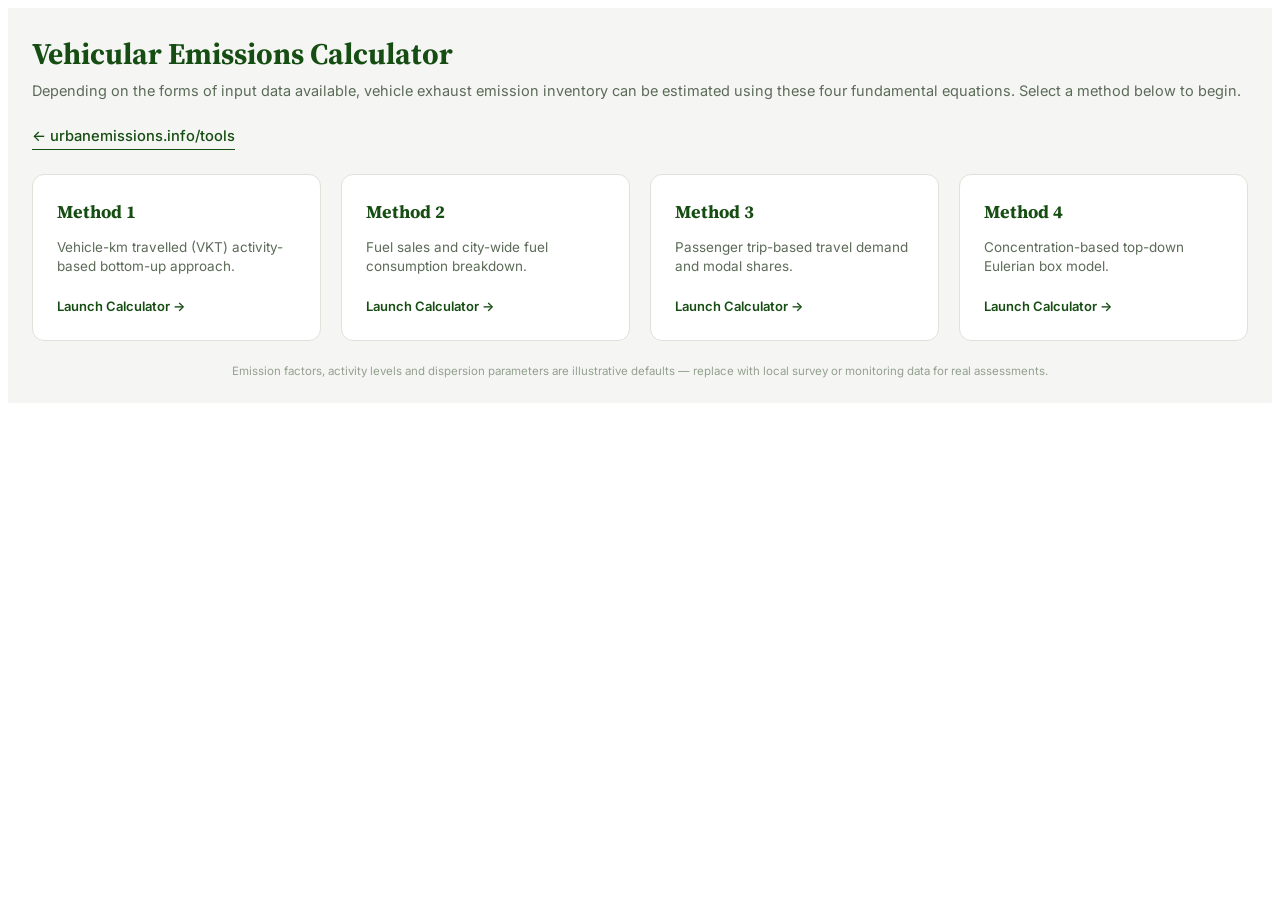
<file: index.html>
<!DOCTYPE html>
<html lang="en">
<head>
<meta charset="UTF-8">
<meta name="viewport" content="width=device-width, initial-scale=1.0">
<title>Transport Emissions Calculator</title>
<link rel="stylesheet" href="styles.css">
<link rel="icon" href="https://urbanemissions.info/wp-content/uploads/2016/04/cropped-Big_Grid_512-164D12-32x32.png" type="image/jpeg">
<link rel="preconnect" href="https://fonts.googleapis.com">
<link href="https://fonts.googleapis.com/css2?family=Inter:wght@400;500;600;700;800&family=Source+Serif+4:opsz,wght@8..60,400;8..60,600;8..60,700&display=swap" rel="stylesheet">
<style>
  .vapis-index-grid {
    display: grid;
    grid-template-columns: repeat(auto-fit, minmax(240px, 1fr));
    gap: 20px;
    margin-top: 24px;
  }
  .vapis-method-card {
    background: var(--card);
    border: 1px solid var(--border);
    border-radius: 12px;
    padding: 24px;
    text-decoration: none;
    color: var(--ink);
    display: flex;
    flex-direction: column;
    gap: 8px;
    transition: transform 0.15s ease, box-shadow 0.15s ease, border-color 0.15s ease;
  }
  .vapis-method-card:hover {
    transform: translateY(-2px);
    box-shadow: 0 6px 16px rgba(22,77,18,0.1);
    border-color: var(--green-light);
  }
  .vapis-method-card h3 {
    font-size: 18px;
    margin: 0;
  }
  .vapis-method-card span {
    font-size: 13.5px;
    color: var(--muted);
  }
  .vapis-method-card .vapis-link-text {
    margin-top: 12px;
    font-size: 13px;
    font-weight: 600;
    color: var(--green);
  }
</style>
</head>
<body>

<div id="vapis-root">
  <div class="vapis-header">
    <h1>Vehicular Emissions Calculator</h1>
    <p>Depending on the forms of input data available, vehicle exhaust emission inventory can be estimated using these four fundamental equations. Select a method below to begin.</p>
    <a class="home-link" href="https://urbanemissions.info/tools/air-quality-information-awareness-for-better-planning/" target="_blank" rel="noopener">← urbanemissions.info/tools</a>
  </div>

  <div class="vapis-index-grid">
    <a href="method1.html" class="vapis-method-card">
      <h3>Method 1</h3>
      <span>Vehicle-km travelled (VKT) activity-based bottom-up approach.</span>
      <div class="vapis-link-text">Launch Calculator &rarr;</div>
    </a>

    <a href="method2.html" class="vapis-method-card">
      <h3>Method 2</h3>
      <span>Fuel sales and city-wide fuel consumption breakdown.</span>
      <div class="vapis-link-text">Launch Calculator &rarr;</div>
    </a>

    <a href="method3.html" class="vapis-method-card">
      <h3>Method 3</h3>
      <span>Passenger trip-based travel demand and modal shares.</span>
      <div class="vapis-link-text">Launch Calculator &rarr;</div>
    </a>

    <a href="method4.html" class="vapis-method-card">
      <h3>Method 4</h3>
      <span>Concentration-based top-down Eulerian box model.</span>
      <div class="vapis-link-text">Launch Calculator &rarr;</div>
    </a>
  </div>

  <div class="vapis-footer">Emission factors, activity levels and dispersion parameters are illustrative defaults — replace with local survey or monitoring data for real assessments.</div>
</div>

</body>
</html>
</file>
<file: styles.css>
.home-link{
    display: inline-flex;
    align-items: center;
    gap: 0.4rem;
    margin-top: 1.6rem;
    font-size: 0.92rem;
    font-weight: 500;
    color: var(--green);
    text-decoration: none;
    border-bottom: 1px solid var(--green);
    padding-bottom: 2px;
    transition: opacity 0.15s ease;
  }

.home-link:hover{ opacity: 0.65; }
/* =========================================================
   BASE STYLES & VARIABLES
   ========================================================= */
#vapis-root {
  --green: #164D12;
  --green-light: #2c7a26;
  --green-pale: #e7efe4;
  --bg: #f5f6f4;
  --card: #ffffff;
  --ink: #1c231b;
  --muted: #5c6b58;
  --border: #dde3d9;
  --amber: #b5750f;
  --amber-pale: #fbf1e0;
  
  font-family: 'Inter', -apple-system, BlinkMacSystemFont, sans-serif;
  background: var(--bg);
  color: var(--ink);
  padding: clamp(10px, 2vw, 24px);
  /* Overridden to use maximum screen space for wide tabular layouts */
  max-width: 100% !important; 
  margin: 0 auto;
  line-height: 1.45;
}

#vapis-root h1, #vapis-root h2, #vapis-root h3 {
  font-family: 'Source Serif 4', Georgia, serif;
  color: var(--green);
  margin: 0 0 4px 0;
}

.vapis-header { margin-bottom: 20px; }
.vapis-header h1 { font-size: clamp(22px, 4vw, 30px); font-weight: 700; }
.vapis-header p { margin: 4px 0 0 0; color: var(--muted); font-size: 14.5px; }

/* =========================================================
   NAVIGATION & POLLUTANT SELECTOR
   ========================================================= */
.vapis-pollutant-selector-wrap {
  margin: -4px 0 20px 0;
  background: var(--card);
  padding: 10px 14px;
  border-radius: 10px;
  border: 1px solid var(--border);
  display: inline-flex;
  align-items: center;
  gap: 10px;
}
.vapis-pollutant-selector-wrap label {
  font-family: 'Inter', sans-serif;
  font-size: 13px;
  font-weight: 600;
  color: var(--muted);
}
.vapis-pollutant-selector-wrap select {
  font-family: 'Inter', sans-serif;
  font-size: 13px;
  font-weight: 700;
  color: var(--green);
  padding: 4px 8px;
  border: 1px solid var(--border);
  border-radius: 6px;
  background: #fbfcfa;
  cursor: pointer;
  outline: none;
}
.vapis-pollutant-selector-wrap select:focus {
  border-color: var(--green-light);
}

.vapis-tabs {
  display: flex;
  flex-wrap: wrap;
  gap: 6px;
  background: var(--green-pale);
  padding: 6px;
  border-radius: 12px;
  margin-bottom: 18px;
}
.vapis-tab {
  flex: 1 1 140px;
  text-align: center;
  padding: 10px 10px;
  border: none;
  background: transparent;
  color: var(--green);
  font-family: 'Inter', sans-serif;
  font-weight: 600;
  font-size: 13.5px;
  border-radius: 8px;
  cursor: pointer;
  transition: background .15s ease, color .15s ease, box-shadow .15s ease;
}
.vapis-tab .vapis-tab-sub { display:block; font-weight: 400; font-size: 11.5px; opacity: .75; margin-top: 1px;}
.vapis-tab:hover { background: #d9e6d5; }
.vapis-tab.active { background: var(--green); color: #fff; box-shadow: 0 2px 6px rgba(22,77,18,.25); }
.vapis-tab.active .vapis-tab-sub { opacity: .85; }

/* =========================================================
   PANELS & CONTAINERS
   ========================================================= */
.vapis-panel { display: none; flex-direction: column; animation: vapis-fade .2s ease; height: clamp(460px, 72vh, 740px); border: 1px solid var(--border); border-radius: 14px; overflow: hidden; background: var(--bg); }
.vapis-panel.active { display: flex; }
@keyframes vapis-fade { from { opacity: 0; transform: translateY(4px);} to { opacity: 1; transform: none;} }

.vapis-panel-frozen { flex: 0 0 auto; padding: 16px 16px 0 16px; background: var(--bg); }
.vapis-panel-frozen h2 { font-size: 17px; }
.vapis-scroll { flex: 1 1 auto; min-height: 0; overflow-y: auto; padding: 14px 16px 16px 16px; }
.vapis-scroll::-webkit-scrollbar { width: 8px; }
.vapis-scroll::-webkit-scrollbar-track { background: transparent; }
.vapis-scroll::-webkit-scrollbar-thumb { background: #c7d2c2; border-radius: 8px; }
.vapis-scroll::-webkit-scrollbar-thumb:hover { background: var(--green-light); }

/* =========================================================
   SUMMARY BLOCK
   ========================================================= */
.vapis-summary {
  display: flex;
  align-items: center;
  gap: 16px;
  background: var(--green);
  background: linear-gradient(135deg, var(--green), #1f6418);
  border-radius: 14px;
  padding: 16px 22px;
  color: #fff;
  margin-bottom: 14px;
  box-shadow: 0 4px 14px rgba(22,77,18,.18);
}
.vapis-summary .vapis-total-label { font-size: 12.5px; text-transform: uppercase; letter-spacing: .08em; opacity: .85; }
.vapis-summary .vapis-total-value { font-family: 'Source Serif 4', serif; font-size: clamp(30px, 6vw, 44px); font-weight: 700; line-height: 1.1; }
.vapis-summary .vapis-total-unit { font-size: 13.5px; opacity: .85; font-weight: 400; }
.vapis-summary-block { display:flex; flex-direction: column; justify-content: center; gap:2px; flex: 1 1 auto; }
.vapis-reset-btn {
  margin-left: auto;
  align-self: center;
  flex: 0 0 auto;
  background: rgba(255,255,255,.15);
  border: 1px solid rgba(255,255,255,.4);
  color: #fff;
  padding: 8px 14px;
  border-radius: 8px;
  font-size: 12.5px;
  font-weight: 600;
  cursor: pointer;
  font-family: 'Inter', sans-serif;
  white-space: nowrap;
}
.vapis-reset-btn:hover { background: rgba(255,255,255,.25); }

/* =========================================================
   NEW SPLIT LAYOUT (Strict 70/30 & Chart Restraints)
   ========================================================= */
.vapis-split {
  display: flex;
  justify-content: space-between;
  align-items: flex-start;
  width: 100%;
  gap: 2%;
}
.vapis-left {
  flex: 0 0 68%; /* Strictly reserves ~70% */
  max-width: 68%;
  min-width: 0;
  overflow-x: auto; /* Fallback if table gets too wide */
}
.vapis-right {
  flex: 0 0 30%; /* Strictly reserves 30% */
  max-width: 30%;
  display: flex;
  flex-direction: column;
  position: sticky;
  top: 16px;
  background: var(--card);
  border: 1px solid var(--border);
  border-radius: 12px;
  padding: 6px;
}

/* =========================================================
   CHART COMPONENT
   ========================================================= */
.vapis-chart-selector {
  width: 100%;
  padding: 6px 10px;
  border: 1px solid var(--border);
  border-radius: 8px;
  font-family: 'Inter', sans-serif;
  font-size: 13px;
  font-weight: 600;
  color: var(--green);
  background: #fbfcfa;
  cursor: pointer;
  margin-bottom: 12px;
}
.vapis-chart-selector:focus {
  outline: 2px solid var(--green-light);
  outline-offset: 1px;
}
.vapis-chart-container {
  position: relative; /* REQUIRED to contain Chart.js */
  width: 100%;
  aspect-ratio: 1 / 1;
  max-height: 350px; /* Prevents vertical blowout */
  margin: 0 auto;
}

/* =========================================================
   TABULAR DATA GRID & STRETCHED INPUTS
   ========================================================= */
.vapis-table {
  width: 100%;
  border-collapse: collapse;
  background: var(--card);
  border-radius: 12px;
  overflow: hidden;
  box-shadow: 0 1px 3px rgba(0,0,0,0.05);
  table-layout: fixed; /* Ensures even column distribution */
}
.vapis-table th, .vapis-table td {
  padding: 10px 12px;
  text-align: right;
  border: 1px solid var(--border);
  font-size: 13px;
}
.vapis-table th {
  background: var(--green-pale);
  color: var(--green);
  font-weight: 600;
  text-align: center;
  vertical-align: bottom;
  line-height: 1.25;
}
.vapis-table td:first-child, .vapis-table th:first-child {
  text-align: left;
  font-weight: 600;
  color: var(--green);
  width: 120px; /* Fixed width for the category column */
}
.vapis-table .vapis-output-cell {
  background: #fbfbfc;
  font-weight: 600;
  color: var(--ink);
  vertical-align: middle;
}

/* Stretched cell wrapper for both number and slider */
.vapis-cell-wrap {
  display: flex;
  flex-direction: column;
  align-items: stretch; /* Forces children to occupy full width */
  gap: 8px;
}
.vapis-cell-wrap input[type=number] {
  width: 100%;
  max-width: 100%;
  padding: 6px;
  border: 1px solid var(--border);
  border-radius: 4px;
  font-size: 12.5px;
  text-align: right;
  background: #fff;
}
.vapis-cell-wrap input[type=number]:focus {
  outline: 2px solid var(--green-light);
  outline-offset: 1px;
}
.vapis-cell-wrap input[type=range] {
  width: 100%;
  max-width: 100%;
  height: 6px;
  margin: 0;
  accent-color: var(--green-light);
  cursor: pointer;
}

/* =========================================================
   EXPLAIN/INFO BOX
   ========================================================= */
.vapis-explain {
  margin-top: 20px;
  background: var(--card);
  border: 1px solid var(--border);
  border-left: 4px solid var(--green);
  border-radius: 0 10px 10px 0;
  padding: 16px 18px;
}
.vapis-explain h3 { font-size: 15.5px; margin-bottom: 6px; }
.vapis-explain p { margin: 0 0 8px 0; font-size: 13.5px; color: #3a4536; }
.vapis-explain p:last-child { margin-bottom: 0; }
.vapis-explain .vapis-formula {
  display: inline-block;
  background: var(--green-pale);
  border-radius: 6px;
  padding: 2px 8px;
  font-family: 'Source Serif 4', serif;
  font-style: italic;
  color: var(--green);
  margin: 4px 0;
  font-size: 13px;
}
.vapis-footer { margin-top: 22px; text-align: center; font-size: 11.5px; color: #93a08e; }

/* =========================================================
   LEGACY GRID LAYOUTS (Retained for Method 4 Box Model)
   ========================================================= */
.vapis-fields { display: grid; grid-template-columns: repeat(auto-fit, minmax(190px, 1fr)); gap: 14px 18px; }
.vapis-field { min-width: 0; }
.vapis-field-head {
  display: flex;
  align-items: baseline;
  justify-content: space-between;
  gap: 8px;
  margin-bottom: 6px;
}
.vapis-field-head label { font-size: 12px; color: var(--muted); min-width: 0; }
.vapis-field-head label .vapis-unit { color: #93a08e; display:block; font-size: 10.5px; }
.vapis-field-row { display: flex; align-items: center; width: 100%; }
.vapis-field input[type=range] {
  width: 100%;
  display: block;
  accent-color: var(--green-light);
  height: 4px;
  margin: 0;
}
.vapis-field input[type=number],
.vapis-param-card input[type=number] {
  width: 92px;
  flex: 0 0 auto;
  padding: 4px 6px;
  border: 1px solid var(--border);
  border-radius: 6px;
  font-size: 12.5px;
  background: #fbfcfa;
  color: var(--ink);
  font-family: 'Inter', sans-serif;
}
.vapis-field input[type=number]:focus { outline: 2px solid var(--green-light); outline-offset: 1px; }

.vapis-params-grid { display: grid; grid-template-columns: repeat(auto-fit, minmax(230px, 1fr)); gap: 14px; margin-bottom: 4px;}
.vapis-param-card { background: var(--card); border: 1px solid var(--border); border-radius: 12px; padding: 14px 16px; }
.vapis-param-card .vapis-field-head { margin-bottom: 8px; }
.vapis-param-card .vapis-field-head label { font-weight: 600; font-size: 13px; color: var(--green); }
.vapis-param-card .vapis-unit { font-weight: 400; color: var(--muted); font-size: 11.5px; }
.vapis-param-card input[type=number] { width: 76px; }

.vapis-table td.vapis-delete-cell {
  text-align: center;
  vertical-align: middle;
}
/* Style the red delete button */
.vapis-delete-cell {
  background: #d32f2fd7;
}
.vapis-row-delete {
  /* Existing styles */
  border: none;
  background: transparent;
  color: black;
  cursor: pointer;
  font-size: 1.3rem;
  line-height: 1;
  display: inline-flex;
  align-items: center;
  justify-content: center;
  width: 24px;
  height: 24px;
}
.vapis-row-delete:disabled {
  opacity: 0.3;
  cursor: not-allowed;
}

.vapis-row-delete:hover:not(:disabled) {
  opacity: 0.7;
}
/* =========================================================
   MEDIA QUERIES
   ========================================================= */
@media (max-width: 1100px) {
  .vapis-split { flex-direction: column; gap: 24px; }
  .vapis-left { flex: none; width: 100%; max-width: 100%; }
  .vapis-right { flex: none; width: 100%; max-width: 400px; margin: 0 auto; position: static; }
  .vapis-table { table-layout: auto; } 
}

@media (max-width: 520px) {
  .vapis-tab .vapis-tab-sub { display: none; }
  .vapis-reset-btn { margin-left: 0; }
}
</file>
